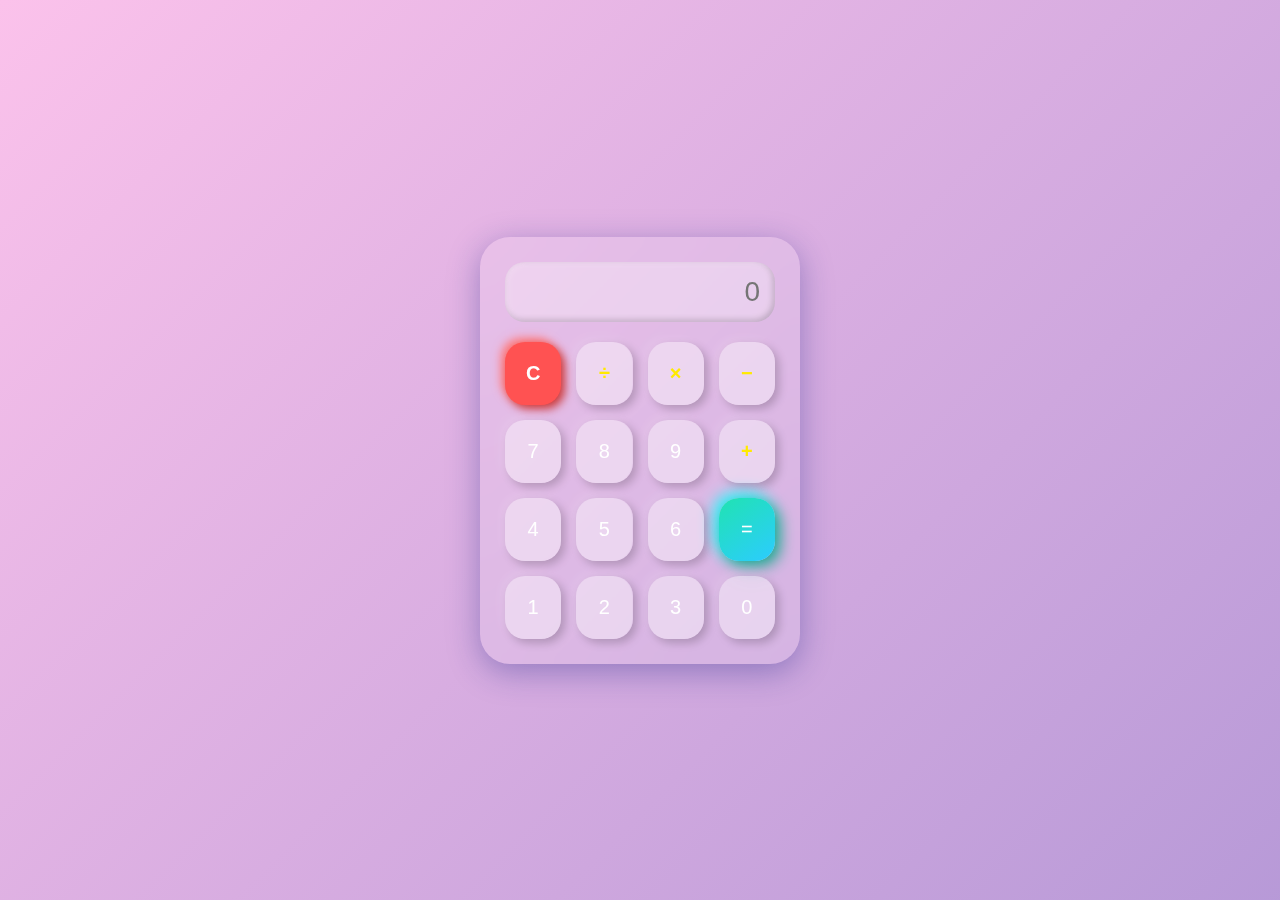
<file: index.html>
<!DOCTYPE html>
<html lang="en">
<head>
  <meta charset="UTF-8">
  <title>Neumorphic Calculator</title>
  <link rel="stylesheet" href="style.css">
</head>
<body>
  <div class="calculator">
    <input type="text" id="display" disabled placeholder="0" />
    <div class="buttons">
      <button class="btn action" onclick="clearDisplay()">C</button>
      <button class="btn operator" onclick="appendValue('/')">÷</button>
      <button class="btn operator" onclick="appendValue('*')">×</button>
      <button class="btn operator" onclick="appendValue('-')">−</button>

      <button class="btn" onclick="appendValue('7')">7</button>
      <button class="btn" onclick="appendValue('8')">8</button>
      <button class="btn" onclick="appendValue('9')">9</button>
      <button class="btn operator" onclick="appendValue('+')">+</button>

      <button class="btn" onclick="appendValue('4')">4</button>
      <button class="btn" onclick="appendValue('5')">5</button>
      <button class="btn" onclick="appendValue('6')">6</button>
      <button class="btn equals" onclick="calculate()">=</button>

      <button class="btn" onclick="appendValue('1')">1</button>
      <button class="btn" onclick="appendValue('2')">2</button>
      <button class="btn" onclick="appendValue('3')">3</button>
      <button class="btn" onclick="appendValue('0')">0</button>
    </div>
  </div>

  <script src="script.js"></script>
</body>
</html>
</file>
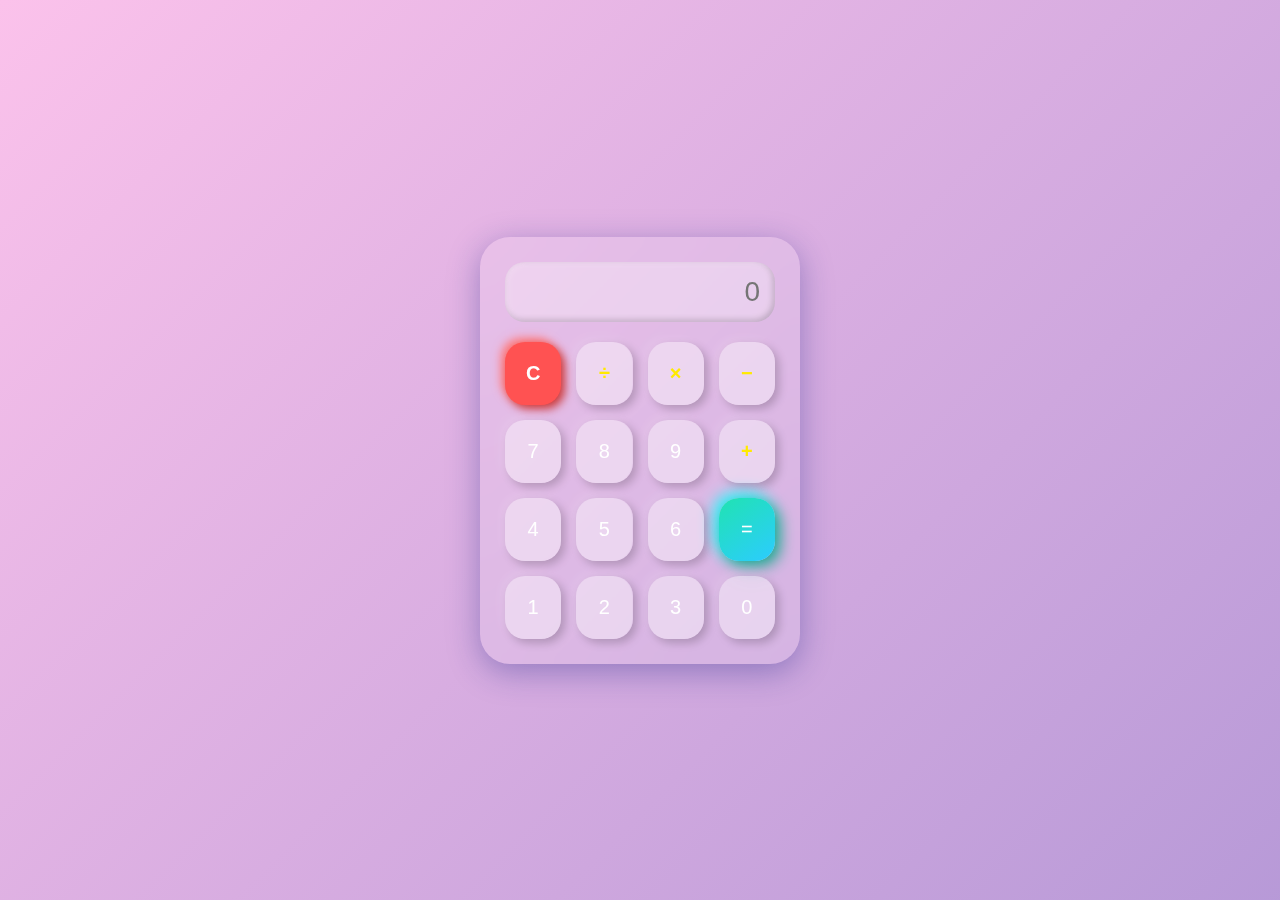
<file: calculator/index.html>
<!DOCTYPE html>
<html lang="en">
<head>
  <meta charset="UTF-8">
  <title>Neumorphic Calculator</title>
  <link rel="stylesheet" href="style.css">
</head>
<body>
  <div class="calculator">
    <input type="text" id="display" disabled placeholder="0" />
    <div class="buttons">
      <button class="btn action" onclick="clearDisplay()">C</button>
      <button class="btn operator" onclick="appendValue('/')">÷</button>
      <button class="btn operator" onclick="appendValue('*')">×</button>
      <button class="btn operator" onclick="appendValue('-')">−</button>

      <button class="btn" onclick="appendValue('7')">7</button>
      <button class="btn" onclick="appendValue('8')">8</button>
      <button class="btn" onclick="appendValue('9')">9</button>
      <button class="btn operator" onclick="appendValue('+')">+</button>

      <button class="btn" onclick="appendValue('4')">4</button>
      <button class="btn" onclick="appendValue('5')">5</button>
      <button class="btn" onclick="appendValue('6')">6</button>
      <button class="btn equals" onclick="calculate()">=</button>

      <button class="btn" onclick="appendValue('1')">1</button>
      <button class="btn" onclick="appendValue('2')">2</button>
      <button class="btn" onclick="appendValue('3')">3</button>
      <button class="btn" onclick="appendValue('0')">0</button>
    </div>
  </div>

  <script src="script.js"></script>
</body>
</html>
</file>
<file: style.css>
* {
  box-sizing: border-box;
}

body {
  margin: 0;
  padding: 0;
  font-family: 'Segoe UI', sans-serif;
  background: linear-gradient(-45deg, #c9ffbf, #ffafbd, #a18cd1, #fbc2eb);
  background-size: 400% 400%;
  animation: gradientBG 15s ease infinite;
  height: 100vh;
  display: flex;
  align-items: center;
  justify-content: center;
}

/* Animated gradient background */
@keyframes gradientBG {
  0% { background-position: 0% 50%; }
  50% { background-position: 100% 50%; }
  100% { background-position: 0% 50%; }
}

.calculator {
  backdrop-filter: blur(10px);
  background: rgba(255, 255, 255, 0.15);
  padding: 25px;
  border-radius: 30px;
  box-shadow: 0 8px 32px rgba(31, 38, 135, 0.37);
  width: 320px;
}

#display {
  width: 100%;
  height: 60px;
  font-size: 28px;
  text-align: right;
  padding: 15px;
  border-radius: 20px;
  border: none;
  background: rgba(255, 255, 255, 0.3);
  color: #fff;
  margin-bottom: 20px;
  box-shadow: inset 2px 2px 6px rgba(255, 255, 255, 0.2),
              inset -2px -2px 6px rgba(0, 0, 0, 0.2);
}

.buttons {
  display: grid;
  grid-template-columns: repeat(4, 1fr);
  gap: 15px;
}

.btn {
  font-size: 20px;
  padding: 20px;
  border: none;
  border-radius: 20px;
  background: rgba(255, 255, 255, 0.3);
  color: #fff;
  backdrop-filter: blur(8px);
  transition: 0.3s ease;
  cursor: pointer;
  box-shadow: 4px 4px 10px rgba(0,0,0,0.2),
              -4px -4px 10px rgba(255,255,255,0.1);
}

.btn:hover {
  background-color: rgba(255, 255, 255, 0.5);
  transform: scale(0.97);
}

.operator {
  color: #ffea00;
  font-weight: bold;
}

.equals {
  background: linear-gradient(145deg, #20e3b2, #2cccff);
  color: #fff;
  box-shadow: 5px 5px 15px #1aa78c,
              -5px -5px 15px #30f8ff;
}

.action {
  background: #ff5252;
  color: white;
  font-weight: bold;
  box-shadow: 4px 4px 10px #cc3a3a,
              -4px -4px 10px #ff7b7b;
}
</file>
<file: calculator/style.css>
* {
  box-sizing: border-box;
}

body {
  margin: 0;
  padding: 0;
  font-family: 'Segoe UI', sans-serif;
  background: linear-gradient(-45deg, #c9ffbf, #ffafbd, #a18cd1, #fbc2eb);
  background-size: 400% 400%;
  animation: gradientBG 15s ease infinite;
  height: 100vh;
  display: flex;
  align-items: center;
  justify-content: center;
}

/* Animated gradient background */
@keyframes gradientBG {
  0% { background-position: 0% 50%; }
  50% { background-position: 100% 50%; }
  100% { background-position: 0% 50%; }
}

.calculator {
  backdrop-filter: blur(10px);
  background: rgba(255, 255, 255, 0.15);
  padding: 25px;
  border-radius: 30px;
  box-shadow: 0 8px 32px rgba(31, 38, 135, 0.37);
  width: 320px;
}

#display {
  width: 100%;
  height: 60px;
  font-size: 28px;
  text-align: right;
  padding: 15px;
  border-radius: 20px;
  border: none;
  background: rgba(255, 255, 255, 0.3);
  color: #fff;
  margin-bottom: 20px;
  box-shadow: inset 2px 2px 6px rgba(255, 255, 255, 0.2),
              inset -2px -2px 6px rgba(0, 0, 0, 0.2);
}

.buttons {
  display: grid;
  grid-template-columns: repeat(4, 1fr);
  gap: 15px;
}

.btn {
  font-size: 20px;
  padding: 20px;
  border: none;
  border-radius: 20px;
  background: rgba(255, 255, 255, 0.3);
  color: #fff;
  backdrop-filter: blur(8px);
  transition: 0.3s ease;
  cursor: pointer;
  box-shadow: 4px 4px 10px rgba(0,0,0,0.2),
              -4px -4px 10px rgba(255,255,255,0.1);
}

.btn:hover {
  background-color: rgba(255, 255, 255, 0.5);
  transform: scale(0.97);
}

.operator {
  color: #ffea00;
  font-weight: bold;
}

.equals {
  background: linear-gradient(145deg, #20e3b2, #2cccff);
  color: #fff;
  box-shadow: 5px 5px 15px #1aa78c,
              -5px -5px 15px #30f8ff;
}

.action {
  background: #ff5252;
  color: white;
  font-weight: bold;
  box-shadow: 4px 4px 10px #cc3a3a,
              -4px -4px 10px #ff7b7b;
}
</file>
